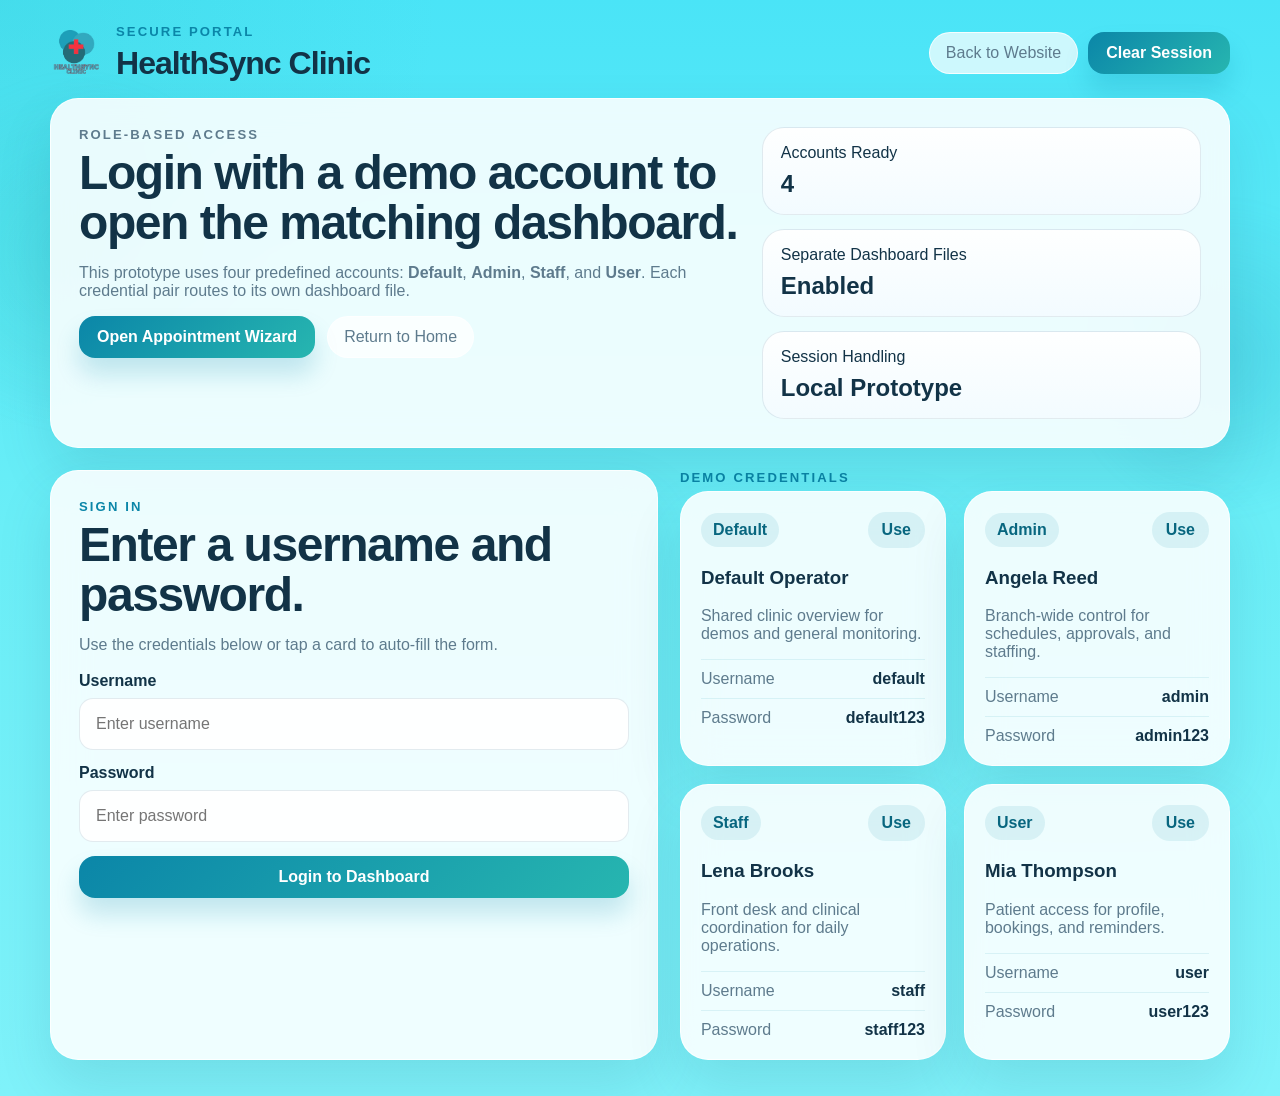
<file: HEALTHSYNCCLINIC/admin-dashboard.html>
<!DOCTYPE html>
<html lang="en">
<head>
  <meta charset="UTF-8">
  <meta name="viewport" content="width=device-width, initial-scale=1.0">
  <title>Admin Dashboard | HealthSync Clinic</title>
  <link rel="stylesheet" href="portal.css">
</head>
<body data-protected-role="admin">
  <div class="page-bg" aria-hidden="true">
    <div class="glow glow-one"></div>
    <div class="glow glow-two"></div>
  </div>

  <header class="portal-header">
    <div class="brand-block">
      <div class="brand-mark">
		<img src="HEALTHSYNCCLINIC.png" alt="HealthSync Logo">
	  </div>
      <div>
        <p class="eyebrow">Admin Dashboard</p>
        <h1>HealthSync Clinic</h1>
      </div>
    </div>
    <nav class="header-nav">
      <a class="nav-link" href="index.html">Public Website</a>
      <a class="nav-link" href="login.html">Switch Account</a>
      <button class="notification-button" type="button" aria-label="Admin notifications">
        Notifications
        <span class="notification-badge">4</span>
      </button>
      <button class="logout-button" type="button" data-logout>Log Out</button>
    </nav>
  </header>

  <main class="portal-shell">
    <section class="portal-hero">
      <div class="hero-copy">
        <p class="eyebrow">Branch Operations</p>
        <h2>Hello, <span data-auth-name></span>.</h2>
        <p>
          You are logged in as <strong><span data-auth-role></span></strong>. This admin view focuses on branch operations, doctor schedule visibility, and appointment approvals.
        </p>
      </div>

      <div class="hero-side">
        <div class="mini-stat">
          <span>Primary Branch</span>
          <strong>Central</strong>
        </div>
        <div class="mini-stat">
          <span>Pending Reviews</span>
          <strong>8</strong>
        </div>
        <div class="mini-stat">
          <span>Staff Online</span>
          <strong>12</strong>
        </div>
      </div>
    </section>

    <section class="metric-grid">
      <article class="metric-card">
        <span>Schedule Changes</span>
        <strong>5</strong>
        <p>Doctor time blocks updated today and ready to be published to staff.</p>
      </article>
      <article class="metric-card">
        <span>Approval Queue</span>
        <strong>8</strong>
        <p>Appointment requests still need review before they become fully confirmed.</p>
      </article>
      <article class="metric-card">
        <span>Records Updated</span>
        <strong>14</strong>
        <p>Patient files and internal notes changed during the current shift.</p>
      </article>
    </section>

    <section class="panel notification-center">
      <p class="eyebrow">Notification Center</p>
      <div class="notification-header">
        <h3>Admin alerts requiring attention</h3>
        <span class="notification-summary">4 unread</span>
      </div>
      <div class="notification-list">
        <div class="notification-item unread">
          <div class="notification-dot" aria-hidden="true"></div>
          <div>
            <strong>8 appointment approvals are still pending.</strong>
            <p>Three same-day bookings are waiting for branch approval before noon.</p>
          </div>
          <span class="notification-time">5 min ago</span>
        </div>
        <div class="notification-item unread">
          <div class="notification-dot" aria-hidden="true"></div>
          <div>
            <strong>Dr. Cosay updated cardiology availability.</strong>
            <p>Friday afternoon slots were added and are ready to publish to staff.</p>
          </div>
          <span class="notification-time">18 min ago</span>
        </div>
        <div class="notification-item unread">
          <div class="notification-dot" aria-hidden="true"></div>
          <div>
            <strong>Insurance mismatch flagged at the front desk.</strong>
            <p>One patient record needs manual verification before check-in completes.</p>
          </div>
          <span class="notification-time">42 min ago</span>
        </div>
        <div class="notification-item">
          <div class="notification-dot" aria-hidden="true"></div>
          <div>
            <strong>Two new staff permission requests were submitted.</strong>
            <p>Review role assignments before end of shift to avoid delayed access.</p>
          </div>
          <span class="notification-time">1 hr ago</span>
        </div>
      </div>
    </section>

    <section class="panel-grid">
      <article class="panel">
        <p class="eyebrow">Priority Actions</p>
        <h3>Admin focus list</h3>
        <div class="task-list">
          <div class="task-item">
            <strong>Approve walk-in overflow requests</strong>
            <p>Three same-day requests need doctor reassignment before noon.</p>
          </div>
          <div class="task-item">
            <strong>Publish Friday availability</strong>
            <p>Cardiology and Pediatrics slots are waiting for final branch review.</p>
          </div>
          <div class="task-item">
            <strong>Verify new staff permissions</strong>
            <p>Two onboarding accounts still need role validation.</p>
          </div>
        </div>
      </article>

      <article class="panel">
        <p class="eyebrow">Latest Wizard Booking</p>
        <h3>Newest patient request</h3>
        <div data-latest-booking></div>
      </article>

      <article class="panel">
        <p class="eyebrow">Daily Snapshot</p>
        <h3>Operational notes</h3>
        <div class="info-list">
          <div class="list-item">
            <strong>Doctor Coverage</strong>
            <small>North and West branches</small>
            <p>Orthopedics is fully covered. Dermatology needs one extra afternoon slot.</p>
          </div>
          <div class="list-item">
            <strong>Front Desk Escalations</strong>
            <small>2 active items</small>
            <p>One insurance mismatch and one duplicate booking require manual review.</p>
          </div>
        </div>
      </article>
    </section>
  </main>

  <script src="auth.js"></script>
</body>
</html>
</file>
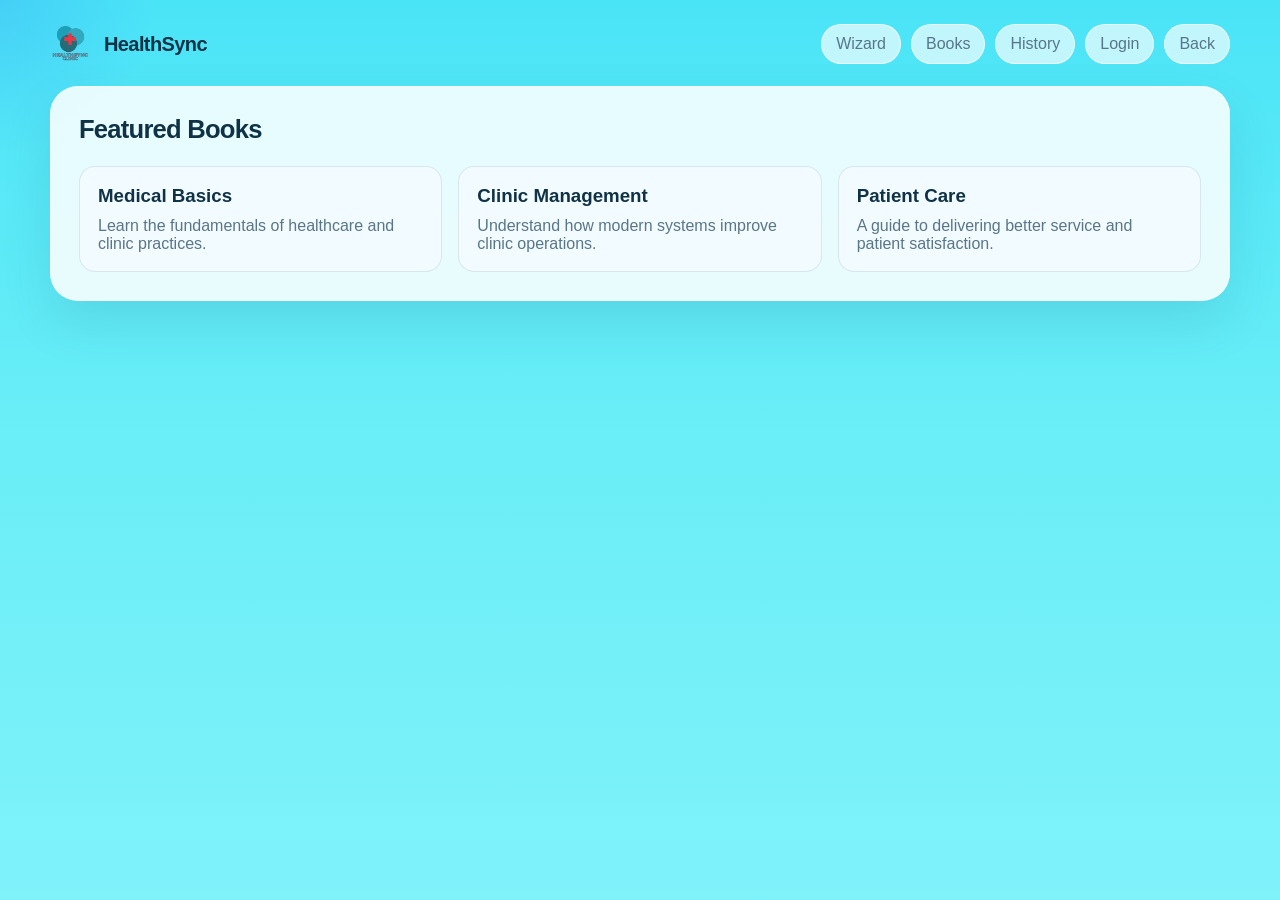
<file: HEALTHSYNCCLINIC/books.html>
<!DOCTYPE html>
<html lang="en">
<head>
  <meta charset="UTF-8">
  <title>Books - HealthSync</title>
  <link rel="stylesheet" href="styles.css">
</head>
<body>

<header class="topbar">
  <div class="brand-block">
    <div class="brand-mark">
      <img src="HEALTHSYNCCLINIC.png" alt="Logo">
    </div>
    <h1>HealthSync</h1>
  </div>

  <nav class="topnav">
    <a href="#wizard">Wizard</a>
	<a href="books.html">Books</a>
	<a href="history.html">History</a>
	<a href="login.html">Login</a>
	<a href="index.html">Back</a>
  </nav>
  
</header>

<main class="layout">

  <section class="card content-section">
    <div class="section-head">
      <h2>Featured Books</h2>
    </div>

    <div class="book-grid">
      <div class="book-card">
        <h3>Medical Basics</h3>
        <p>Learn the fundamentals of healthcare and clinic practices.</p>
      </div>

      <div class="book-card">
        <h3>Clinic Management</h3>
        <p>Understand how modern systems improve clinic operations.</p>
      </div>

      <div class="book-card">
        <h3>Patient Care</h3>
        <p>A guide to delivering better service and patient satisfaction.</p>
      </div>
    </div>

  </section>

</main>

</body>
</html>
</file>
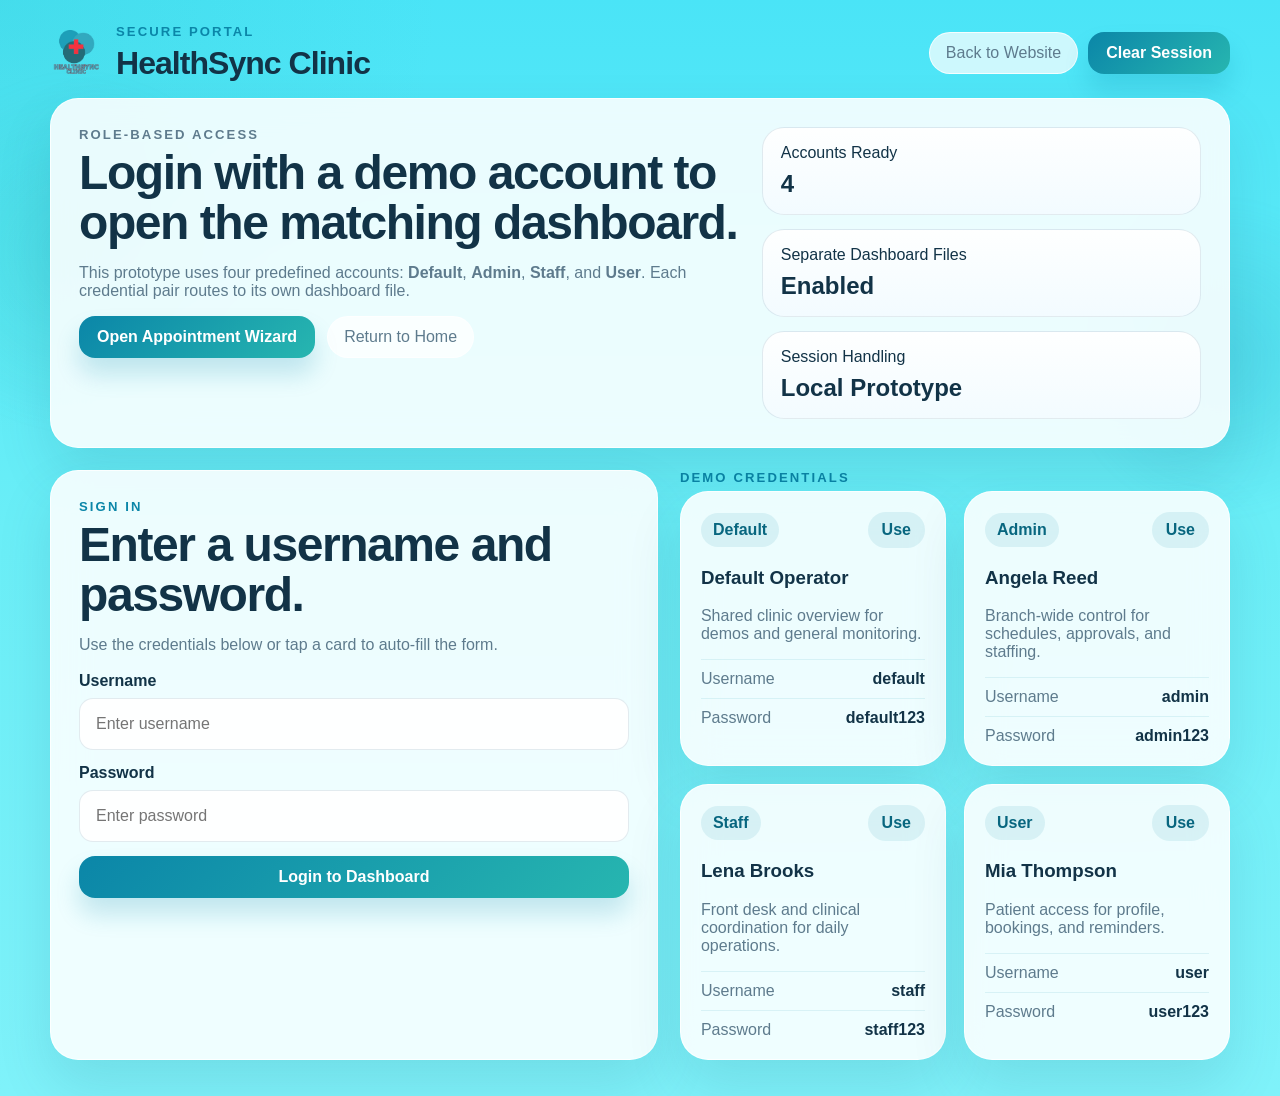
<file: HEALTHSYNCCLINIC/default-dashboard.html>
<!DOCTYPE html>
<html lang="en">
<head>
  <meta charset="UTF-8">
  <meta name="viewport" content="width=device-width, initial-scale=1.0">
  <title>Default Dashboard | HealthSync Clinic</title>
  <link rel="stylesheet" href="portal.css">
</head>
<body data-protected-role="default">
  <div class="page-bg" aria-hidden="true">
    <div class="glow glow-one"></div>
    <div class="glow glow-two"></div>
  </div>

  <header class="portal-header">
    <div class="brand-block">
      <div class="brand-mark">
		<img src="HEALTHSYNCCLINIC.png" alt="HealthSync Logo">
	  </div>
      <div>
        <p class="eyebrow">Default Dashboard</p>
        <h1>HealthSync Clinic</h1>
      </div>
    </div>
    <nav class="header-nav">
      <a class="nav-link" href="index.html">Public Website</a>
      <a class="nav-link" href="login.html">Switch Account</a>
      <button class="logout-button" type="button" data-logout>Log Out</button>
    </nav>
  </header>

  <main class="portal-shell">
    <section class="portal-hero">
      <div class="hero-copy">
        <p class="eyebrow">Shared Overview</p>
        <h2>Welcome, <span data-auth-name></span>.</h2>
        <p>
          You are signed in as <strong><span data-auth-role></span></strong> with username
          <strong><span data-auth-username></span></strong>. This default dashboard is a neutral overview for demos, walkthroughs, and high-level clinic monitoring.
        </p>
      </div>

      <div class="hero-side">
        <div class="mini-stat">
          <span>Branches Monitored</span>
          <strong>4</strong>
        </div>
        <div class="mini-stat">
          <span>System Status</span>
          <strong>Stable</strong>
        </div>
        <div class="mini-stat">
          <span>Portal Mode</span>
          <strong>Separate Files</strong>
        </div>
      </div>
    </section>

    <section class="metric-grid">
      <article class="metric-card">
        <span>Today's Bookings</span>
        <strong>32</strong>
        <p>General view of appointment activity across all clinic roles.</p>
      </article>
      <article class="metric-card">
        <span>Doctor Coverage</span>
        <strong>Full</strong>
        <p>All major specialties have at least one available clinician on rotation.</p>
      </article>
      <article class="metric-card">
        <span>Unread Notices</span>
        <strong>3</strong>
        <p>Important system notes and clinic-wide reminders are ready for review.</p>
      </article>
    </section>

    <section class="panel-grid">
      <article class="panel">
        <p class="eyebrow">Clinic Snapshot</p>
        <h3>What this role can see</h3>
        <div class="info-list">
          <div class="list-item">
            <strong>General Status Board</strong>
            <small>Live overview</small>
            <p>See a broad summary of operations without admin-only controls.</p>
          </div>
          <div class="list-item">
            <strong>Announcements</strong>
            <small>Shared communication</small>
            <p>Read policy changes, staffing notices, and service availability updates.</p>
          </div>
        </div>
      </article>

      <article class="panel">
        <p class="eyebrow">Latest Wizard Booking</p>
        <h3>Most recent appointment request</h3>
        <div data-latest-booking></div>
      </article>

      <article class="panel">
        <p class="eyebrow">Quick Access</p>
        <h3>Common next steps</h3>
        <div class="task-list">
          <div class="task-item">
            <strong>Open the public wizard</strong>
            <p>Return to the booking flow to create or test another appointment request.</p>
          </div>
          <div class="task-item">
            <strong>Switch to another role</strong>
            <p>Use the login page to compare how Default, Admin, Staff, and User views differ.</p>
          </div>
        </div>
      </article>
    </section>
  </main>

  <script src="auth.js"></script>
</body>
</html>
</file>
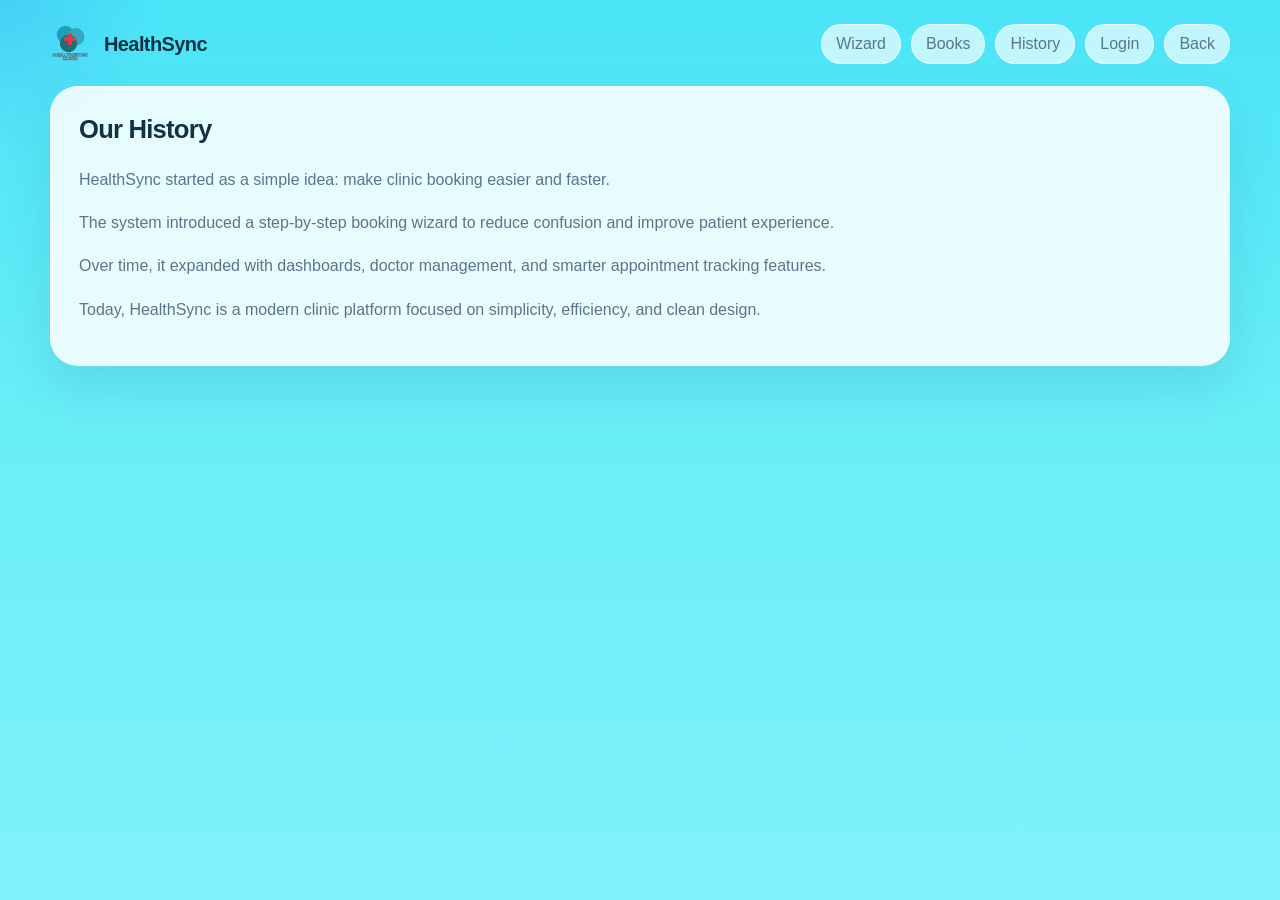
<file: HEALTHSYNCCLINIC/history.html>
<!DOCTYPE html>
<html lang="en">
<head>
  <meta charset="UTF-8">
  <title>History - HealthSync</title>
  <link rel="stylesheet" href="styles.css">
</head>
<body>

<header class="topbar">
  <div class="brand-block">
    <div class="brand-mark">
      <img src="HEALTHSYNCCLINIC.png" alt="Logo">
    </div>
    <h1>HealthSync</h1>
  </div>

  <nav class="topnav">
    <a href="#wizard">Wizard</a>
	<a href="books.html">Books</a>
	<a href="history.html">History</a>
	<a href="login.html">Login</a>
	<a href="index.html">Back</a>
  </nav>
</header>

<main class="layout">

  <section class="card content-section">
    <div class="section-head">
      <h2>Our History</h2>
    </div>

    <div class="history-content">
      <p>
        HealthSync started as a simple idea: make clinic booking easier and faster.
      </p>

      <p>
        The system introduced a step-by-step booking wizard to reduce confusion
        and improve patient experience.
      </p>

      <p>
        Over time, it expanded with dashboards, doctor management, and smarter
        appointment tracking features.
      </p>

      <p>
        Today, HealthSync is a modern clinic platform focused on simplicity,
        efficiency, and clean design.
      </p>
    </div>

  </section>

</main>

</body>
</html>
</file>
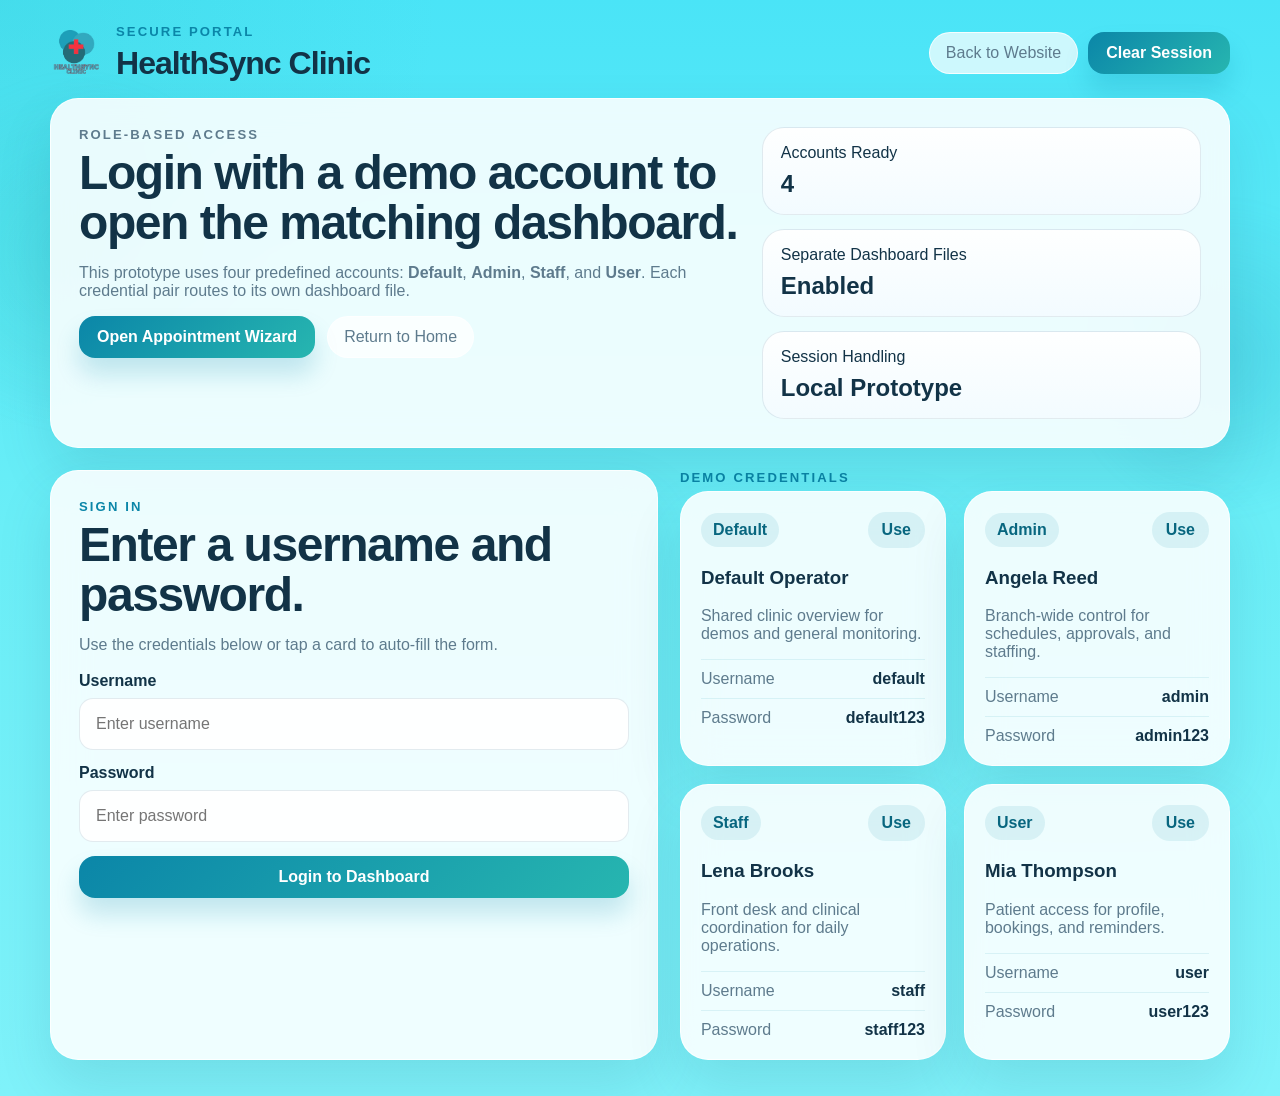
<file: HEALTHSYNCCLINIC/login.html>
<!DOCTYPE html>
<html lang="en">
<head>
  <meta charset="UTF-8">
  <meta name="viewport" content="width=device-width, initial-scale=1.0">
  <title>HealthSync Login</title>
  <link rel="stylesheet" href="portal.css">
</head>
<body data-page="login">
  <div class="page-bg" aria-hidden="true">
    <div class="glow glow-one"></div>
    <div class="glow glow-two"></div>
  </div>

  <header class="portal-header">
    <div class="brand-block">
      <div class="brand-mark">
		<img src="HEALTHSYNCCLINIC.png" alt="HealthSync Logo">
	  </div>
      <div>
        <p class="eyebrow">Secure Portal</p>
        <h1>HealthSync Clinic</h1>
      </div>
    </div>
    <nav class="header-nav">
      <a class="nav-link" href="index.html">Back to Website</a>
      <button class="logout-button" type="button" data-logout>Clear Session</button>
    </nav>
  </header>

  <main class="portal-shell">
    <section class="welcome-card">
      <div class="welcome-copy">
        <p class="eyebrow">Role-Based Access</p>
        <h2>Login with a demo account to open the matching dashboard.</h2>
        <p class="support-copy">
          This prototype uses four predefined accounts: <strong>Default</strong>, <strong>Admin</strong>, <strong>Staff</strong>, and <strong>User</strong>. Each credential pair routes to its own dashboard file.
        </p>
        <div class="helper-row">
          <a class="action-link" href="index.html#wizard">Open Appointment Wizard</a>
          <a class="ghost-link" href="index.html">Return to Home</a>
        </div>
      </div>

      <div class="welcome-side">
        <div class="mini-stat">
          <span>Accounts Ready</span>
          <strong>4</strong>
        </div>
        <div class="mini-stat">
          <span>Separate Dashboard Files</span>
          <strong>Enabled</strong>
        </div>
        <div class="mini-stat">
          <span>Session Handling</span>
          <strong>Local Prototype</strong>
        </div>
      </div>
    </section>

    <section class="login-layout">
      <article class="login-panel">
        <p class="eyebrow">Sign In</p>
        <h2>Enter a username and password.</h2>
        <p class="helper-text">Use the credentials below or tap a card to auto-fill the form.</p>

        <form id="loginForm">
          <div class="field-group">
            <label for="username">Username</label>
            <input id="username" name="username" type="text" placeholder="Enter username" autocomplete="username">
          </div>

          <div class="field-group">
            <label for="password">Password</label>
            <input id="password" name="password" type="password" placeholder="Enter password" autocomplete="current-password">
          </div>

          <button class="submit-button" type="submit">Login to Dashboard</button>
          <p id="loginStatus" class="status-note" data-state="idle"></p>
        </form>

        <div class="helper-row">
          <p id="currentSession" class="helper-text" hidden></p>
          <button id="continueSession" class="ghost-link" type="button" hidden>Continue Current Session</button>
        </div>
      </article>

      <section>
        <p class="eyebrow">Demo Credentials</p>
        <div id="accountGrid" class="account-grid"></div>
      </section>
    </section>
  </main>

  <script src="auth.js"></script>
</body>
</html>
</file>
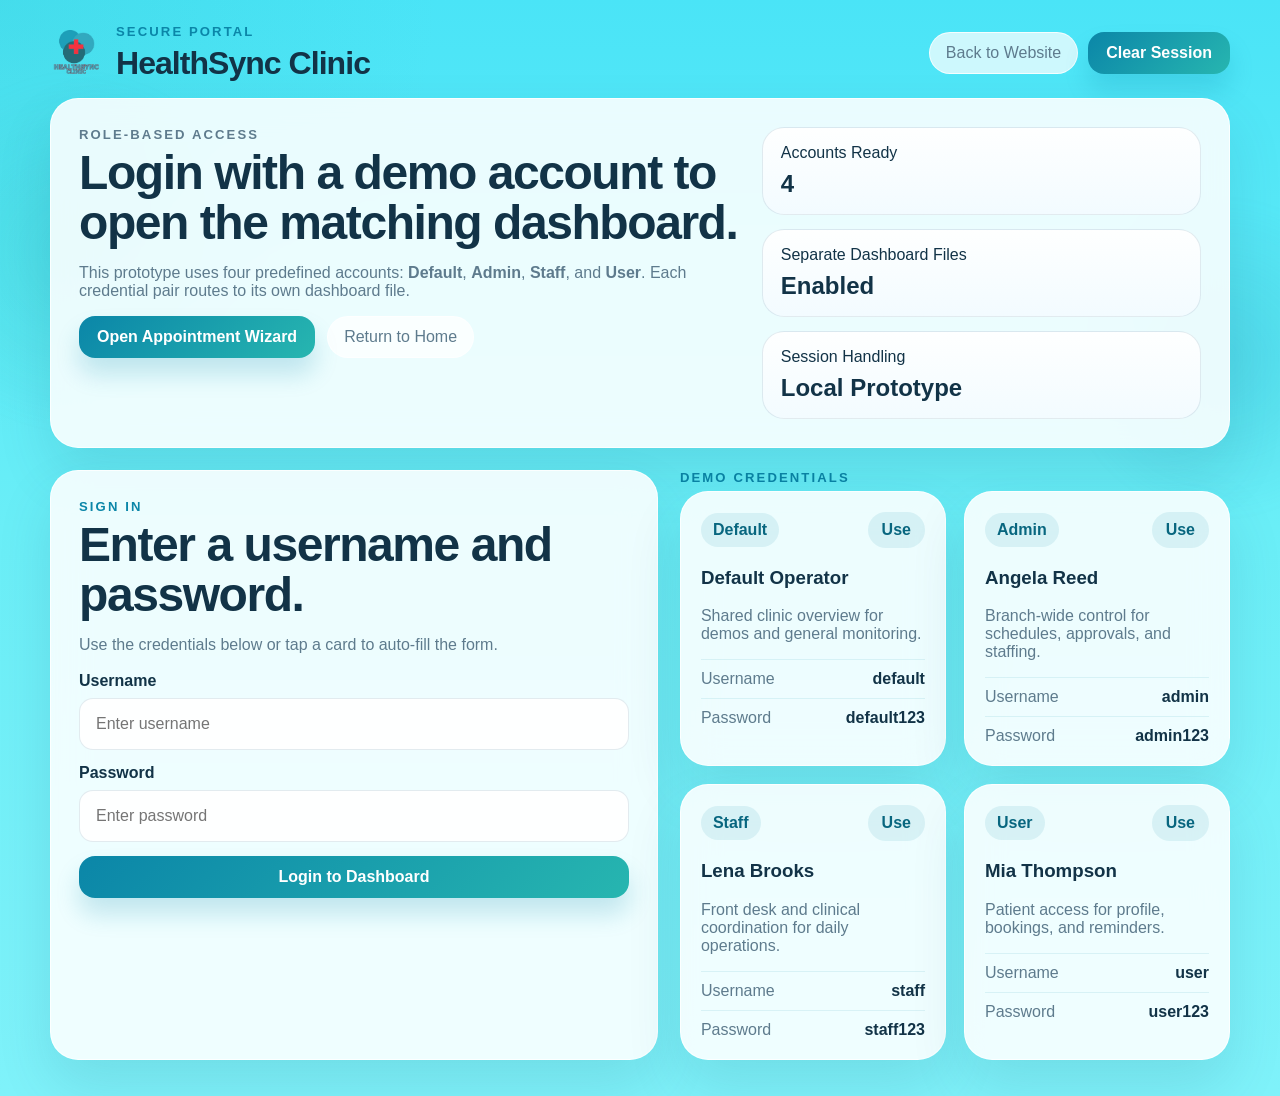
<file: HEALTHSYNCCLINIC/staff-dashboard.html>
<!DOCTYPE html>
<html lang="en">
<head>
  <meta charset="UTF-8">
  <meta name="viewport" content="width=device-width, initial-scale=1.0">
  <title>Staff Dashboard | HealthSync Clinic</title>
  <link rel="stylesheet" href="portal.css">
</head>
<body data-protected-role="staff">
  <div class="page-bg" aria-hidden="true">
    <div class="glow glow-one"></div>
    <div class="glow glow-two"></div>
  </div>

  <header class="portal-header">
    <div class="brand-block">
      <div class="brand-mark">
		<img src="HEALTHSYNCCLINIC.png" alt="HealthSync Logo">
	  </div>
      <div>
        <p class="eyebrow">Staff Dashboard</p>
        <h1>HealthSync Clinic</h1>
      </div>
    </div>
    <nav class="header-nav">
      <a class="nav-link" href="index.html">Public Website</a>
      <a class="nav-link" href="login.html">Switch Account</a>
      <button class="notification-button" type="button" aria-label="Staff notifications">
        Notifications
        <span class="notification-badge">3</span>
      </button>
      <button class="logout-button" type="button" data-logout>Log Out</button>
    </nav>
  </header>

  <main class="portal-shell">
    <section class="portal-hero">
      <div class="hero-copy">
        <p class="eyebrow">Daily Operations</p>
        <h2>Shift ready, <span data-auth-name></span>.</h2>
        <p>
          You are signed in as <strong><span data-auth-role></span></strong>. This staff dashboard supports front desk coordination, patient flow, and same-day handoff tasks.
        </p>
      </div>

      <div class="hero-side">
        <div class="mini-stat">
          <span>Check-ins Today</span>
          <strong>19</strong>
        </div>
        <div class="mini-stat">
          <span>Rooms Prepared</span>
          <strong>7</strong>
        </div>
        <div class="mini-stat">
          <span>Follow-up Calls</span>
          <strong>4</strong>
        </div>
      </div>
    </section>

    <section class="metric-grid">
      <article class="metric-card">
        <span>Waiting Patients</span>
        <strong>6</strong>
        <p>Current lobby load that needs check-in or room assignment support.</p>
      </article>
      <article class="metric-card">
        <span>Open Tasks</span>
        <strong>9</strong>
        <p>Pending preparation steps and callback items for the current shift.</p>
      </article>
      <article class="metric-card">
        <span>Average Delay</span>
        <strong>11 min</strong>
        <p>Front desk pacing remains inside the clinic target for today.</p>
      </article>
    </section>

    <section class="panel notification-center">
      <p class="eyebrow">Notification Center</p>
      <div class="notification-header">
        <h3>Staff alerts for this shift</h3>
        <span class="notification-summary">3 unread</span>
      </div>
      <div class="notification-list">
        <div class="notification-item unread">
          <div class="notification-dot" aria-hidden="true"></div>
          <div>
            <strong>Patient in room 2 is ready for vitals.</strong>
            <p>The chart has been opened and the assigned nurse is waiting for intake support.</p>
          </div>
          <span class="notification-time">3 min ago</span>
        </div>
        <div class="notification-item unread">
          <div class="notification-dot" aria-hidden="true"></div>
          <div>
            <strong>One new appointment request reached the front desk queue.</strong>
            <p>Review the latest booking details and prepare check-in notes if confirmed.</p>
          </div>
          <span class="notification-time">14 min ago</span>
        </div>
        <div class="notification-item unread">
          <div class="notification-dot" aria-hidden="true"></div>
          <div>
            <strong>Orthopedic imaging upload is still incomplete.</strong>
            <p>Remind the patient before the afternoon consultation starts.</p>
          </div>
          <span class="notification-time">29 min ago</span>
        </div>
      </div>
    </section>

    <section class="panel-grid">
      <article class="panel">
        <p class="eyebrow">Front Desk Queue</p>
        <h3>Immediate tasks</h3>
        <div class="task-list">
          <div class="task-item">
            <strong>Prepare room 3 for Pediatrics</strong>
            <p>Vaccination supplies and growth chart sheets are needed before 1:30 PM.</p>
          </div>
          <div class="task-item">
            <strong>Call back two reschedule requests</strong>
            <p>Both patients requested morning slots after their original doctor became unavailable.</p>
          </div>
          <div class="task-item">
            <strong>Confirm orthopedic imaging uploads</strong>
            <p>One file is still missing from the patient packet for the afternoon visit.</p>
          </div>
        </div>
      </article>

      <article class="panel">
        <p class="eyebrow">Latest Wizard Booking</p>
        <h3>Request likely to reach the front desk</h3>
        <div data-latest-booking></div>
      </article>

      <article class="panel">
        <p class="eyebrow">Shift Notes</p>
        <h3>Care coordination reminders</h3>
        <div class="info-list">
          <div class="list-item">
            <strong>Insurance Recheck</strong>
            <small>1 patient flagged</small>
            <p>Verify policy renewal before printing discharge paperwork.</p>
          </div>
          <div class="list-item">
            <strong>Doctor Hand-off</strong>
            <small>Cardiology to Dermatology</small>
            <p>Late morning overflow may need rebalancing between available rooms.</p>
          </div>
        </div>
      </article>
    </section>
  </main>

  <script src="auth.js"></script>
</body>
</html>
</file>
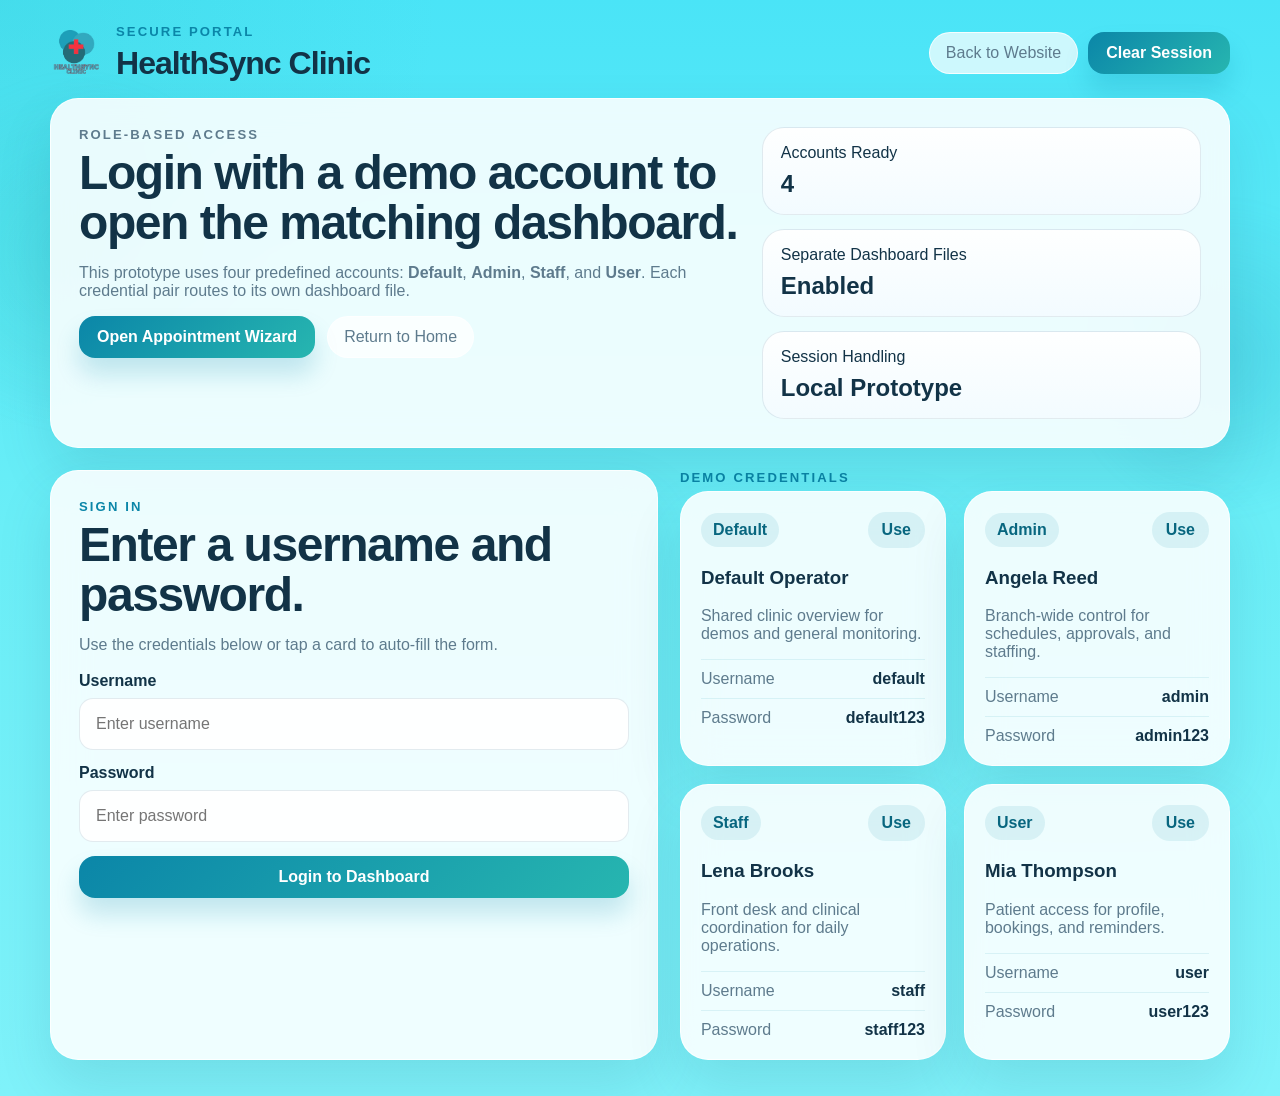
<file: HEALTHSYNCCLINIC/user-dashboard.html>
<!DOCTYPE html>
<html lang="en">
<head>
  <meta charset="UTF-8">
  <meta name="viewport" content="width=device-width, initial-scale=1.0">
  <title>User Dashboard | HealthSync Clinic</title>
  <link rel="stylesheet" href="portal.css">
</head>
<body data-protected-role="user">
  <div class="page-bg" aria-hidden="true">
    <div class="glow glow-one"></div>
    <div class="glow glow-two"></div>
  </div>

  <header class="portal-header">
    <div class="brand-block">
      <div class="brand-mark">
		<img src="HEALTHSYNCCLINIC.png" alt="HealthSync Logo">
	  </div>
      <div>
        <p class="eyebrow">User Dashboard</p>
        <h1>HealthSync Clinic</h1>
      </div>
    </div>
    <nav class="header-nav">
      <a class="nav-link" href="index.html">Public Website</a>
      <a class="nav-link" href="login.html">Switch Account</a>
      <button class="logout-button" type="button" data-logout>Log Out</button>
    </nav>
  </header>

  <main class="portal-shell">
    <section class="portal-hero">
      <div class="hero-copy">
        <p class="eyebrow">Patient Access</p>
        <h2>Welcome back, <span data-auth-name></span>.</h2>
        <p>
          You are logged in as <strong><span data-auth-role></span></strong>. This user dashboard is meant for profile review, upcoming appointments, and quick access back to the booking wizard.
        </p>
      </div>

      <div class="hero-side">
        <div class="mini-stat">
          <span>Profile Completion</span>
          <strong>96%</strong>
        </div>
        <div class="mini-stat">
          <span>Upcoming Visits</span>
          <strong>2</strong>
        </div>
        <div class="mini-stat">
          <span>Unread Messages</span>
          <strong>1</strong>
        </div>
      </div>
    </section>

    <section class="metric-grid">
      <article class="metric-card">
        <span>Next Appointment</span>
        <strong>Mar 28</strong>
        <p>Your current mock schedule includes an afternoon pediatric follow-up.</p>
      </article>
      <article class="metric-card">
        <span>Medical Notes</span>
        <strong>4</strong>
        <p>Recent visit summaries are ready to review from your history section.</p>
      </article>
      <article class="metric-card">
        <span>Booking Status</span>
        <strong>Ready</strong>
        <p>You can start a new appointment request any time from the public wizard.</p>
      </article>
    </section>

    <section class="panel-grid">
      <article class="panel">
        <p class="eyebrow">Latest Booking</p>
        <h3>Your most recent wizard request</h3>
        <div data-latest-booking></div>
      </article>

      <article class="panel">
        <p class="eyebrow">Profile Summary</p>
        <h3>Personal account details</h3>
        <div class="info-list">
          <div class="list-item">
            <strong>Signed in user</strong>
            <small><span data-auth-username></span></small>
            <p>Profile verified with active contact details and insurance on file.</p>
          </div>
          <div class="list-item">
            <strong>Preferred branch</strong>
            <small>Central Branch</small>
            <p>Most appointments are currently routed to your preferred location.</p>
          </div>
        </div>
      </article>

      <article class="panel">
        <p class="eyebrow">Quick Actions</p>
        <h3>What you can do next</h3>
        <div class="task-list">
          <div class="task-item">
            <strong>Book another appointment</strong>
            <p>Use the step-by-step wizard to choose a new specialty, doctor, and time.</p>
          </div>
          <div class="task-item">
            <strong>Review visit notes</strong>
            <p>Check your mock medical history and upcoming reminders from this dashboard.</p>
          </div>
          <div class="task-item">
            <a class="action-link" href="index.html#wizard">Open Appointment Wizard</a>
          </div>
        </div>
      </article>
    </section>
  </main>

  <script src="auth.js"></script>
</body>
</html>
</file>
<file: HEALTHSYNCCLINIC/portal.css>
:root {
  --bg: #edf8fc;
  --surface: rgba(255, 255, 255, 0.88);
  --surface-strong: #ffffff;
  --surface-soft: #f4fbff;
  --text: #123347;
  --muted: #5e7b8d;
  --primary: #0b86a8;
  --primary-dark: #08667f;
  --teal: #27b6b0;
  --border: rgba(84, 128, 155, 0.16);
  --success: #168a69;
  --danger: #c34a4a;
  --shadow: 0 26px 55px rgba(17, 70, 98, 0.12);
  --radius-xl: 28px;
  --radius-lg: 22px;
  --radius-md: 16px;
}

* {
  box-sizing: border-box;
}

body {
  margin: 0;
  min-height: 100vh;
  font-family: "Aptos", "Segoe UI Variable Text", "Trebuchet MS", sans-serif;
  color: var(--text);
  background:
    radial-gradient(circle at top left, rgba(39, 182, 176, 0.16), transparent 26%),
    linear-gradient(180deg, #4AE4F7 0%, #6AEEF7 48%, #7FF2FA 100%);
}

a {
  color: inherit;
  text-decoration: none;
}

button,
input {
  font: inherit;
}

.page-bg {
  position: fixed;
  inset: 0;
  z-index: -1;
  overflow: hidden;
}

.glow {
  position: absolute;
  border-radius: 999px;
  filter: blur(8px);
}

.glow-one {
  width: 360px;
  height: 360px;
  top: 8%;
  left: -8%;
  background: radial-gradient(circle, rgba(39, 182, 176, 0.2), transparent 70%);
}

.glow-two {
  width: 320px;
  height: 320px;
  right: -8%;
  top: 22%;
  background: radial-gradient(circle, rgba(11, 134, 168, 0.18), transparent 70%);
}

.portal-header,
.portal-shell {
  width: min(1180px, calc(100% - 32px));
  margin: 0 auto;
}

.portal-header {
  display: flex;
  justify-content: space-between;
  align-items: center;
  gap: 18px;
  padding: 24px 0 16px;
}

.brand-block {
  display: flex;
  align-items: center;
  gap: 14px;
}

.brand-mark {
  width: 52px;
  height: 52px;
  display: grid;
  place-items: center;
  border-radius: 18px;
  background: none;
  color: #fff;
  font-weight: 700;
  letter-spacing: 0.08em;
  box-shadow: none;
  object-fit: contain;
}

.brand-mark img {
  width: 90%;
  height: 90%;
  object-fit: contain;
}

.brand-block h1,
.portal-hero h2,
.panel h3,
.login-panel h2,
.welcome-card h2 {
  margin: 0;
  font-family: "Aptos Display", "Franklin Gothic Medium", "Trebuchet MS", sans-serif;
  letter-spacing: -0.03em;
}

.eyebrow {
  margin: 0 0 6px;
  color: var(--primary);
  font-size: 0.82rem;
  font-weight: 700;
  text-transform: uppercase;
  letter-spacing: 0.16em;
}

.header-nav {
  display: flex;
  flex-wrap: wrap;
  gap: 10px;
}

.nav-link,
.logout-button,
.action-link,
.submit-button,
.fill-button,
.ghost-link,
.notification-button {
  border: 0;
  cursor: pointer;
  transition: transform 0.2s ease, box-shadow 0.2s ease;
}

.nav-link,
.ghost-link,
.notification-button {
  padding: 11px 16px;
  border-radius: 999px;
  background: rgba(255, 255, 255, 0.72);
  border: 1px solid rgba(255, 255, 255, 0.8);
  color: var(--muted);
}

.logout-button,
.submit-button,
.action-link {
  padding: 12px 18px;
  border-radius: 16px;
  background: linear-gradient(135deg, var(--primary) 0%, var(--teal) 100%);
  color: #fff;
  font-weight: 700;
  box-shadow: 0 16px 24px rgba(11, 134, 168, 0.2);
}

.fill-button {
  padding: 9px 14px;
  border-radius: 999px;
  background: rgba(11, 134, 168, 0.1);
  color: var(--primary-dark);
  font-weight: 700;
}

.nav-link:hover,
.logout-button:hover,
.action-link:hover,
.submit-button:hover,
.fill-button:hover,
.ghost-link:hover,
.notification-button:hover {
  transform: translateY(-2px);
}

.portal-shell {
  display: grid;
  gap: 22px;
  padding-bottom: 36px;
}

.card,
.welcome-card,
.login-panel,
.portal-hero,
.metric-card,
.panel,
.account-card {
  background: var(--surface);
  backdrop-filter: blur(18px);
  border: 1px solid rgba(255, 255, 255, 0.82);
  border-radius: var(--radius-xl);
  box-shadow: var(--shadow);
}

.portal-hero,
.welcome-card,
.login-panel,
.panel,
.metric-card {
  padding: 28px;
}

.portal-hero {
  display: grid;
  grid-template-columns: 1.3fr 0.9fr;
  gap: 24px;
  align-items: center;
}

.portal-hero h2,
.welcome-card h2,
.login-panel h2 {
  font-size: clamp(1.9rem, 4vw, 3rem);
  line-height: 1.04;
}

.hero-copy p,
.panel p,
.welcome-copy p,
.account-card p,
.support-copy,
.credential-line span,
.helper-text,
.status-note,
.list-item small {
  color: var(--muted);
}

.hero-side,
.welcome-side {
  display: grid;
  gap: 14px;
}

.mini-stat {
  padding: 16px 18px;
  border-radius: var(--radius-lg);
  border: 1px solid var(--border);
  background: linear-gradient(180deg, rgba(255, 255, 255, 0.95), rgba(243, 251, 255, 0.95));
}

.mini-stat strong {
  display: block;
  margin-top: 8px;
  font-size: 1.5rem;
}

.metric-grid,
.panel-grid,
.account-grid {
  display: grid;
  gap: 18px;
}

.notification-center {
  display: grid;
  gap: 16px;
}

.notification-header {
  display: flex;
  justify-content: space-between;
  gap: 12px;
  align-items: center;
}

.notification-header h3 {
  margin: 0;
}

.notification-summary {
  display: inline-flex;
  align-items: center;
  justify-content: center;
  padding: 8px 12px;
  border-radius: 999px;
  background: rgba(11, 134, 168, 0.1);
  color: var(--primary-dark);
  font-size: 0.84rem;
  font-weight: 700;
}

.notification-button {
  display: inline-flex;
  align-items: center;
  gap: 10px;
  font-weight: 700;
}

.notification-badge {
  display: inline-flex;
  align-items: center;
  justify-content: center;
  min-width: 28px;
  height: 28px;
  padding: 0 8px;
  border-radius: 999px;
  background: linear-gradient(135deg, var(--primary) 0%, var(--teal) 100%);
  color: #fff;
  font-size: 0.82rem;
  box-shadow: 0 10px 18px rgba(11, 134, 168, 0.16);
}

.notification-list {
  display: grid;
  gap: 12px;
}

.notification-item {
  display: grid;
  grid-template-columns: auto 1fr auto;
  gap: 14px;
  align-items: start;
  padding: 16px;
  border-radius: var(--radius-md);
  background: rgba(244, 251, 255, 0.94);
  border: 1px solid rgba(11, 134, 168, 0.1);
}

.notification-item strong {
  display: block;
  margin-bottom: 4px;
}

.notification-item p {
  margin: 0;
  color: var(--muted);
  line-height: 1.55;
}

.notification-item.unread {
  background: linear-gradient(180deg, rgba(233, 248, 252, 0.98), rgba(245, 252, 255, 0.98));
  border-color: rgba(11, 134, 168, 0.22);
}

.notification-dot {
  width: 12px;
  height: 12px;
  margin-top: 6px;
  border-radius: 50%;
  background: rgba(11, 134, 168, 0.2);
}

.notification-item.unread .notification-dot {
  background: linear-gradient(135deg, var(--primary) 0%, var(--teal) 100%);
  box-shadow: 0 0 0 6px rgba(11, 134, 168, 0.08);
}

.notification-time {
  color: var(--muted);
  font-size: 0.9rem;
  white-space: nowrap;
}

.metric-grid {
  grid-template-columns: repeat(3, minmax(0, 1fr));
}

.panel-grid {
  grid-template-columns: repeat(3, minmax(0, 1fr));
}

.metric-card strong {
  display: block;
  margin-top: 8px;
  font-size: 2rem;
}

.metric-card p {
  margin: 10px 0 0;
  line-height: 1.6;
  color: var(--muted);
}

.info-list,
.task-list,
.account-grid {
  list-style: none;
  padding: 0;
  margin: 0;
}

.list-item,
.task-item,
.booking-summary,
.empty-box {
  padding: 14px;
  border-radius: var(--radius-md);
  background: rgba(244, 251, 255, 0.92);
  border: 1px solid rgba(11, 134, 168, 0.1);
}

.list-item + .list-item,
.task-item + .task-item {
  margin-top: 12px;
}

.list-item strong,
.task-item strong,
.booking-summary strong {
  display: block;
  margin-bottom: 4px;
}

.task-item p,
.list-item p,
.booking-summary p {
  margin: 4px 0 0;
  line-height: 1.55;
}

.status-pill {
  display: inline-flex;
  align-items: center;
  justify-content: center;
  margin-top: 10px;
  min-width: 96px;
  padding: 8px 12px;
  border-radius: 999px;
  font-size: 0.82rem;
  font-weight: 700;
}

.status-pending {
  background: rgba(241, 164, 62, 0.16);
  color: #9a6314;
}

.welcome-card {
  display: grid;
  grid-template-columns: 1.2fr 0.8fr;
  gap: 24px;
}

.login-layout {
  display: grid;
  grid-template-columns: 1.05fr 0.95fr;
  gap: 22px;
}

.login-panel form {
  display: grid;
  gap: 14px;
  margin-top: 18px;
}

.field-group {
  display: grid;
  gap: 8px;
}

.field-group label {
  font-weight: 700;
}

.field-group input {
  min-height: 52px;
  padding: 0 16px;
  border-radius: 14px;
  border: 1px solid var(--border);
  background: rgba(255, 255, 255, 0.94);
  color: var(--text);
}

.status-note {
  min-height: 24px;
  margin: 6px 0 0;
  font-weight: 700;
}

.status-note[data-state="error"] {
  color: var(--danger);
}

.status-note[data-state="success"] {
  color: var(--success);
}

.account-grid {
  grid-template-columns: repeat(2, minmax(0, 1fr));
}

.account-card {
  padding: 20px;
}

.card-head {
  display: flex;
  justify-content: space-between;
  gap: 12px;
  align-items: center;
  margin-bottom: 14px;
}

.role-chip {
  display: inline-flex;
  align-items: center;
  justify-content: center;
  padding: 8px 12px;
  border-radius: 999px;
  background: rgba(11, 134, 168, 0.1);
  color: var(--primary-dark);
  font-weight: 700;
}

.credential-line {
  display: flex;
  justify-content: space-between;
  gap: 12px;
  margin-top: 10px;
  padding-top: 10px;
  border-top: 1px solid rgba(11, 134, 168, 0.1);
}

.credential-line strong {
  color: var(--text);
}

.helper-row {
  display: flex;
  flex-wrap: wrap;
  gap: 12px;
  align-items: center;
  margin-top: 14px;
}

.empty-box {
  color: var(--muted);
}

@media (max-width: 1024px) {
  .portal-hero,
  .welcome-card,
  .login-layout,
  .panel-grid {
    grid-template-columns: 1fr;
  }

  .metric-grid {
    grid-template-columns: repeat(2, minmax(0, 1fr));
  }
}

@media (max-width: 760px) {
  .portal-header {
    flex-direction: column;
    align-items: flex-start;
  }

  .metric-grid,
  .account-grid {
    grid-template-columns: 1fr;
  }

  .portal-hero,
  .welcome-card,
  .login-panel,
  .panel,
  .metric-card {
    padding: 22px;
  }

  .helper-row,
  .card-head,
  .notification-header {
    flex-direction: column;
    align-items: stretch;
  }

  .notification-item {
    grid-template-columns: 1fr;
  }

  .logout-button,
  .action-link,
  .submit-button,
  .ghost-link,
  .notification-button {
    width: 100%;
    justify-content: center;
    display: inline-flex;
  }
}
</file>
<file: HEALTHSYNCCLINIC/styles.css>
:root {
  --bg: #eef7fb;
  --surface: rgba(255, 255, 255, 0.86);
  --surface-strong: #ffffff;
  --surface-alt: #f2fbff;
  --border: rgba(95, 138, 166, 0.18);
  --text: #103246;
  --muted: #597688;
  --primary: #0c86a8;
  --primary-dark: #0b6987;
  --teal: #2ab5b0;
  --success: #15946f;
  --shadow: 0 22px 50px rgba(18, 78, 110, 0.12);
  --radius-xl: 28px;
  --radius-lg: 22px;
  --radius-md: 16px;
  --radius-sm: 12px;
}

* {
  box-sizing: border-box;
}

html {
  scroll-behavior: smooth;
}

body {
  margin: 0;
  min-height: 100vh;
  font-family: "Aptos", "Segoe UI Variable Text", "Trebuchet MS", sans-serif;
  color: var(--text);
  background:
    radial-gradient(circle at top left, rgba(39, 104, 245, 0.16), transparent 10%),
    linear-gradient(180deg, #4AE4F7 0%, #6AEEF7 48%, #7FF2FA 100%);
}

a {
  color: inherit;
  text-decoration: none;
}

button,
input {
  font: inherit;
}

.page-bg {
  position: fixed;
  inset: 0;
  z-index: -1;
  overflow: hidden;
}

.glow {
  position: absolute;
  border-radius: 999px;
  filter: blur(10px);
  opacity: 0.7;
}

.glow-one {
  top: 7%;
  left: -10%;
  width: 420px;
  height: 420px;
  background: radial-gradient(circle, rgba(42, 181, 176, 0.22), transparent 68%);
  animation: drift 14s ease-in-out infinite alternate;
}

.glow-two {
  right: -8%;
  top: 28%;
  width: 360px;
  height: 360px;
  background: radial-gradient(circle, rgba(12, 134, 168, 0.2), transparent 70%);
  animation: drift 16s ease-in-out infinite alternate-reverse;
}

.grid-fade {
  position: absolute;
  inset: 0;
  background-image:
    linear-gradient(rgba(16, 50, 70, 0.03) 1px, transparent 1px),
    linear-gradient(90deg, rgba(16, 50, 70, 0.03) 1px, transparent 1px);
  background-size: 42px 42px;
  mask-image: radial-gradient(circle at center, rgba(0, 0, 0, 0.7), transparent 82%);
}

.topbar,
.layout {
  width: min(1180px, calc(100% - 32px));
  margin: 0 auto;
}

.topbar {
  display: flex;
  align-items: center;
  justify-content: space-between;
  gap: 18px;
  padding: 24px 0 12px;
}

.brand-block {
  display: flex;
  align-items: center;
  gap: 14px;
}

.brand-mark {
  width: 40px;
  height: 40px;
  display: grid;
  place-items: center;
  border-radius: 18px;
  background: none;
  color: #fff;
  font-weight: 700;
  letter-spacing: 0.08em;
  box-shadow: none;
  object-fit: contain;
}

.brand-mark img {
  width: 90%;
  height: 90%;
  object-fit: contain;
}

.brand-block h1,
.hero-copy h2,
.section-head h2,
.section-head.compact h2 {
  font-family: "Aptos Display", "Franklin Gothic Medium", "Trebuchet MS", sans-serif;
  margin: 0;
  letter-spacing: -0.03em;
}

.brand-block h1 {
  font-size: 1.25rem;
}

.eyebrow {
  margin: 0 0 6px;
  font-size: 0.82rem;
  font-weight: 700;
  letter-spacing: 0.16em;
  text-transform: uppercase;
  color: var(--primary);
}

.topnav {
  display: flex;
  flex-wrap: wrap;
  gap: 10px;
}

.topnav a {
  padding: 10px 14px;
  border-radius: 999px;
  color: var(--muted);
  background: rgba(255, 255, 255, 0.65);
  border: 1px solid rgba(255, 255, 255, 0.72);
  transition: transform 0.2s ease, color 0.2s ease, border-color 0.2s ease;
}

.topnav a:hover,
.topnav a:focus-visible {
  color: var(--primary);
  border-color: rgba(12, 134, 168, 0.28);
  transform: translateY(-1px);
}

.layout {
  display: grid;
  gap: 24px;
  padding: 10px 0 36px;
}

.card {
  background: var(--surface);
  backdrop-filter: blur(20px);
  border: 1px solid rgba(255, 255, 255, 0.78);
  border-radius: var(--radius-xl);
  box-shadow: var(--shadow);
}

.hero {
  display: grid;
  grid-template-columns: 1.05fr 0.95fr;
  gap: 24px;
  padding: 34px;
  overflow: hidden;
}

.hero-copy {
  align-self: center;
  position: relative;
}

.hero-copy h2 {
  font-size: clamp(2rem, 4vw, 3.4rem);
  line-height: 1.02;
  margin-bottom: 16px;
}

.hero-text {
  max-width: 58ch;
  margin: 0 0 24px;
  color: var(--muted);
  font-size: 1.04rem;
  line-height: 1.7;
}

.hero-actions {
  display: flex;
  flex-wrap: wrap;
  gap: 12px;
  margin-bottom: 18px;
}

.hero-concept {
  max-width: 54ch;
  padding: 18px 20px;
  border-radius: var(--radius-lg);
  background: linear-gradient(135deg, rgba(12, 134, 168, 0.09), rgba(42, 181, 176, 0.08));
  border: 1px solid rgba(12, 134, 168, 0.14);
  box-shadow: 0 20px 30px rgba(12, 134, 168, 0.08);
}

.hero-concept p {
  margin: 0;
  color: var(--muted);
  line-height: 1.65;
}

.concept-tag {
  display: inline-flex;
  align-items: center;
  justify-content: center;
  margin-bottom: 10px;
  padding: 8px 12px;
  border-radius: 999px;
  background: rgba(255, 255, 255, 0.78);
  color: var(--primary-dark);
  font-size: 0.82rem;
  font-weight: 700;
  letter-spacing: 0.08em;
  text-transform: uppercase;
}

.primary-link,
.secondary-link,
.nav-button,
.ghost-button,
.role-button {
  border: 0;
  cursor: pointer;
  transition: transform 0.2s ease, box-shadow 0.2s ease, background 0.2s ease;
}

.primary-link,
.nav-button.primary {
  display: inline-flex;
  align-items: center;
  justify-content: center;
  padding: 14px 20px;
  border-radius: 16px;
  background: linear-gradient(135deg, var(--primary) 0%, var(--teal) 100%);
  color: #fff;
  font-weight: 700;
  box-shadow: 0 16px 26px rgba(12, 134, 168, 0.25);
}

.secondary-link,
.ghost-button,
.nav-button.muted {
  display: inline-flex;
  align-items: center;
  justify-content: center;
  padding: 14px 20px;
  border-radius: 16px;
  background: rgba(255, 255, 255, 0.82);
  color: var(--text);
  border: 1px solid var(--border);
}

.primary-link:hover,
.secondary-link:hover,
.nav-button:hover,
.ghost-button:hover,
.role-button:hover {
  transform: translateY(-2px);
}

.hero-showcase {
  display: grid;
  gap: 16px;
  align-content: start;
}

.carousel-card {
  position: relative;
  padding: 18px;
  border-radius: calc(var(--radius-xl) - 2px);
  background:
    linear-gradient(180deg, rgba(255, 255, 255, 0.95), rgba(235, 247, 252, 0.92));
  border: 1px solid rgba(255, 255, 255, 0.84);
  box-shadow: 0 24px 44px rgba(17, 75, 104, 0.12);
}

.carousel-card::before {
  content: "";
  position: absolute;
  inset: 14px;
  border-radius: calc(var(--radius-xl) - 10px);
  border: 1px solid rgba(12, 134, 168, 0.08);
  pointer-events: none;
}

.carousel-topbar,
.carousel-footer {
  display: flex;
  justify-content: space-between;
  gap: 14px;
  align-items: center;
}

.carousel-topbar {
  margin-bottom: 16px;
}

.carousel-chip {
  display: inline-flex;
  align-items: center;
  justify-content: center;
  padding: 9px 12px;
  border-radius: 999px;
  background: rgba(12, 134, 168, 0.1);
  color: var(--primary-dark);
  font-size: 0.84rem;
  font-weight: 700;
}

.carousel-controls {
  display: flex;
  gap: 10px;
}

.carousel-button {
  width: 42px;
  height: 42px;
  display: grid;
  place-items: center;
  border-radius: 50%;
  border: 1px solid rgba(12, 134, 168, 0.14);
  background: rgba(255, 255, 255, 0.92);
  color: var(--primary-dark);
  box-shadow: 0 12px 18px rgba(16, 50, 70, 0.08);
}

.carousel-stage {
  position: relative;
  min-height: 430px;
  border-radius: var(--radius-lg);
  overflow: hidden;
  background: linear-gradient(160deg, rgba(226, 245, 250, 1), rgba(248, 252, 255, 1));
}

.carousel-slide {
  position: absolute;
  inset: 0;
  opacity: 0;
  transform: translateX(26px) scale(0.985);
  transition: opacity 0.55s ease, transform 0.55s ease;
  pointer-events: none;
}

.carousel-slide.active {
  opacity: 1;
  transform: translateX(0) scale(1);
  pointer-events: auto;
}

.carousel-slide img {
  width: 100%;
  height: 100%;
  object-fit: cover;
  display: block;
}

.carousel-slide::after {
  content: "";
  position: absolute;
  inset: 0;
  background: linear-gradient(180deg, rgba(7, 26, 39, 0.05) 0%, rgba(7, 26, 39, 0.34) 100%);
}

.carousel-overlay {
  position: absolute;
  left: 20px;
  right: 20px;
  bottom: 18px;
  z-index: 1;
  padding: 18px 18px 16px;
  border-radius: var(--radius-lg);
  background: linear-gradient(180deg, rgba(255, 255, 255, 0.86), rgba(236, 248, 252, 0.82));
  border: 1px solid rgba(255, 255, 255, 0.82);
  box-shadow: 0 18px 30px rgba(16, 50, 70, 0.12);
}

.carousel-kicker {
  margin: 0 0 6px;
  color: var(--primary);
  font-size: 0.76rem;
  font-weight: 700;
  letter-spacing: 0.16em;
  text-transform: uppercase;
}

.carousel-overlay h3 {
  margin: 0 0 6px;
  font-family: "Aptos Display", "Franklin Gothic Medium", "Trebuchet MS", sans-serif;
  font-size: 1.25rem;
  letter-spacing: -0.03em;
}

.carousel-overlay p:last-child {
  margin: 0;
  color: var(--muted);
  line-height: 1.55;
}

.carousel-footer {
  margin-top: 16px;
}

.carousel-dots {
  display: flex;
  gap: 8px;
}

.carousel-dot {
  width: 12px;
  height: 12px;
  border-radius: 50%;
  border: 0;
  background: rgba(12, 134, 168, 0.18);
  cursor: pointer;
  transition: transform 0.2s ease, background 0.2s ease;
}

.carousel-dot.active {
  background: linear-gradient(135deg, var(--primary) 0%, var(--teal) 100%);
  transform: scale(1.12);
}

.carousel-caption {
  margin: 0;
  max-width: 34ch;
  color: var(--muted);
  line-height: 1.6;
  text-align: right;
}

.hero-stat-grid {
  display: grid;
  grid-template-columns: repeat(2, minmax(0, 1fr));
  gap: 14px;
}

.hero-stat {
  padding: 18px 18px 16px;
  border-radius: var(--radius-lg);
  background: linear-gradient(180deg, rgba(255, 255, 255, 0.96), rgba(238, 248, 252, 0.95));
  border: 1px solid var(--border);
}

.hero-stat span,
.metric-card span,
.summary-item span,
.progress-subtitle,
.side-note,
.schema-card span,
.relationship-card li,
.stacked-item small,
.appointment-row small {
  color: var(--muted);
}

.hero-stat strong,
.metric-card strong,
.summary-item strong {
  display: block;
  margin-top: 8px;
  font-size: 1.5rem;
}

.hero-stat.callout {
  background: linear-gradient(140deg, rgba(12, 134, 168, 0.12), rgba(42, 181, 176, 0.12));
  grid-column: 1 / -1;
}

.hero-stat p {
  margin: 8px 0 0;
  color: var(--muted);
  line-height: 1.5;
}

.booking-layout {
  display: grid;
  grid-template-columns: 1.2fr 0.8fr;
  gap: 24px;
}

.wizard-card,
.side-card,
.dashboards-card,
.blueprint-card {
  padding: 28px;
}

.section-head {
  display: flex;
  justify-content: space-between;
  gap: 16px;
  align-items: flex-start;
  margin-bottom: 22px;
}

.section-head.compact {
  margin-bottom: 18px;
}

.section-head h2 {
  font-size: clamp(1.5rem, 2vw, 2rem);
}

.progress-row {
  display: flex;
  justify-content: space-between;
  gap: 12px;
  align-items: center;
  margin-bottom: 14px;
}

.progress-title {
  margin: 0 0 4px;
  font-weight: 700;
}

.progress-subtitle {
  margin: 0;
}

.autosave-chip {
  padding: 8px 12px;
  border-radius: 999px;
  background: rgba(21, 148, 111, 0.12);
  color: var(--success);
  font-size: 0.9rem;
  font-weight: 700;
}

.progress-track {
  width: 100%;
  height: 12px;
  border-radius: 999px;
  background: rgba(12, 134, 168, 0.12);
  overflow: hidden;
}

.progress-fill {
  width: 25%;
  height: 100%;
  border-radius: inherit;
  background: linear-gradient(90deg, var(--primary) 0%, var(--teal) 100%);
  transition: width 0.35s ease;
}

.wizard-panel {
  margin-top: 24px;
  padding: 24px;
  border-radius: var(--radius-lg);
  background: rgba(252, 254, 255, 0.96);
  border: 1px solid var(--border);
  min-height: 410px;
}

.wizard-question {
  margin: 0 0 22px;
  font-family: "Aptos Display", "Franklin Gothic Medium", "Trebuchet MS", sans-serif;
  font-size: clamp(1.35rem, 2vw, 2rem);
  line-height: 1.1;
}

.wizard-screen {
  display: grid;
  gap: 16px;
}

.wizard-nav {
  display: flex;
  justify-content: space-between;
  gap: 12px;
  margin-top: 24px;
}

.nav-button {
  min-width: 150px;
  min-height: 52px;
  font-weight: 700;
}

.nav-button:disabled {
  opacity: 0.5;
  cursor: not-allowed;
  transform: none;
  box-shadow: none;
}

.choice-grid {
  display: grid;
  grid-template-columns: repeat(2, minmax(0, 1fr));
  gap: 16px;
}

.choice-card,
.doctor-card,
.date-card,
.time-card {
  position: relative;
  padding: 18px;
  border-radius: var(--radius-md);
  background: var(--surface-alt);
  border: 1px solid var(--border);
  cursor: pointer;
  transition: transform 0.2s ease, border-color 0.2s ease, box-shadow 0.2s ease;
}

.choice-card:hover,
.doctor-card:hover,
.date-card:hover,
.time-card:hover,
.choice-card:focus-visible,
.doctor-card:focus-visible,
.date-card:focus-visible,
.time-card:focus-visible {
  transform: translateY(-2px);
  border-color: rgba(12, 134, 168, 0.42);
  box-shadow: 0 16px 24px rgba(16, 50, 70, 0.08);
}

.choice-card.active,
.doctor-card.active,
.date-card.active,
.time-card.active {
  border-color: rgba(12, 134, 168, 0.62);
  background: linear-gradient(180deg, rgba(228, 247, 252, 1), rgba(240, 253, 252, 1));
  box-shadow: 0 18px 26px rgba(12, 134, 168, 0.12);
}

.choice-badge {
  width: 48px;
  height: 48px;
  display: grid;
  place-items: center;
  border-radius: 16px;
  background: linear-gradient(135deg, rgba(12, 134, 168, 0.18), rgba(42, 181, 176, 0.18));
  color: var(--primary-dark);
  font-size: 0.82rem;
  font-weight: 800;
  letter-spacing: 0.08em;
}

.choice-card h3,
.doctor-card h3,
.date-card h3,
.summary-card h3,
.data-card h3,
.schema-card h3,
.relationship-card h3 {
  margin: 14px 0 8px;
  font-size: 1.04rem;
}

.choice-card p,
.doctor-card p,
.summary-card p,
.data-card p,
.schema-card p {
  margin: 0;
  line-height: 1.5;
  color: var(--muted);
}

.doctor-grid,
.date-grid,
.time-grid,
.dashboard-grid,
.content-grid {
  display: grid;
  gap: 16px;
}

.doctor-grid {
  grid-template-columns: repeat(2, minmax(0, 1fr));
}

.doctor-meta {
  display: flex;
  flex-wrap: wrap;
  gap: 10px;
  margin-top: 14px;
}

.meta-pill {
  padding: 8px 10px;
  border-radius: 999px;
  background: rgba(12, 134, 168, 0.09);
  color: var(--primary-dark);
  font-size: 0.88rem;
  font-weight: 700;
}

.date-grid {
  grid-template-columns: repeat(4, minmax(0, 1fr));
}

.time-grid {
  grid-template-columns: repeat(3, minmax(0, 1fr));
}

.date-card p,
.time-card p {
  margin: 6px 0 0;
  color: var(--muted);
}

.slot-heading {
  margin: 8px 0 10px;
  font-weight: 700;
  font-size: 1rem;
}

.summary-card {
  padding: 22px;
  border-radius: var(--radius-lg);
  background: linear-gradient(180deg, rgba(12, 134, 168, 0.08), rgba(42, 181, 176, 0.08));
  border: 1px solid rgba(12, 134, 168, 0.14);
}

.summary-card strong {
  color: var(--text);
}

.confirmation-banner {
  padding: 16px 18px;
  border-radius: var(--radius-md);
  background: rgba(21, 148, 111, 0.1);
  color: var(--success);
  font-weight: 700;
}

.summary-list {
  display: grid;
  gap: 12px;
}

.summary-item,
.metric-card,
.data-card,
.schema-card,
.relationship-card,
.state-card,
.side-note {
  padding: 18px;
  border-radius: var(--radius-lg);
  border: 1px solid var(--border);
  background: rgba(255, 255, 255, 0.9);
}

.summary-item strong {
  font-size: 1rem;
}

.side-card {
  display: grid;
  align-content: start;
  gap: 16px;
}

.side-note {
  line-height: 1.6;
}

.state-card {
  background: linear-gradient(180deg, rgba(242, 251, 255, 1), rgba(255, 255, 255, 1));
}

.state-title {
  margin: 0 0 12px;
  font-weight: 700;
}

.plain-list {
  margin: 0;
  padding-left: 18px;
  color: var(--muted);
  line-height: 1.7;
}

.role-switcher {
  display: flex;
  flex-wrap: wrap;
  gap: 10px;
}

.role-button {
  padding: 12px 16px;
  border-radius: 999px;
  background: rgba(255, 255, 255, 0.72);
  color: var(--muted);
  border: 1px solid var(--border);
  font-weight: 700;
}

.role-button.active {
  background: linear-gradient(135deg, var(--primary) 0%, var(--teal) 100%);
  color: #fff;
  box-shadow: 0 16px 24px rgba(12, 134, 168, 0.18);
}

.dashboard-panel {
  display: none;
}

.dashboard-panel.active {
  display: block;
  animation: fadeUp 0.35s ease;
}

.dashboard-grid {
  grid-template-columns: repeat(3, minmax(0, 1fr));
  margin-bottom: 16px;
}

.metric-card {
  background: linear-gradient(180deg, rgba(255, 255, 255, 0.96), rgba(244, 251, 255, 0.96));
}

.metric-card strong {
  font-size: 2rem;
}

.metric-card p {
  margin: 8px 0 0;
  color: var(--muted);
  line-height: 1.5;
}

.content-grid {
  grid-template-columns: repeat(3, minmax(0, 1fr));
}

.stacked-list,
.appointment-list {
  display: grid;
  gap: 12px;
}

.stacked-item,
.appointment-row {
  padding: 14px;
  border-radius: var(--radius-md);
  background: rgba(242, 251, 255, 0.9);
  border: 1px solid rgba(12, 134, 168, 0.1);
}

.stacked-item strong,
.appointment-row strong {
  display: block;
  margin-bottom: 4px;
}

.stacked-item p,
.appointment-row p {
  margin: 4px 0 0;
  color: var(--muted);
  line-height: 1.5;
}

.appointment-meta {
  display: flex;
  flex-wrap: wrap;
  gap: 8px;
  margin-top: 10px;
}

.status-pill {
  display: inline-flex;
  align-items: center;
  justify-content: center;
  min-width: 88px;
  padding: 7px 10px;
  border-radius: 999px;
  font-size: 0.82rem;
  font-weight: 700;
}

.status-confirmed {
  background: rgba(21, 148, 111, 0.12);
  color: var(--success);
}

.status-pending {
  background: rgba(245, 155, 57, 0.14);
  color: #a76610;
}

.status-complete {
  background: rgba(12, 134, 168, 0.12);
  color: var(--primary-dark);
}

.empty-state {
  padding: 20px;
  border-radius: var(--radius-md);
  border: 1px dashed rgba(12, 134, 168, 0.3);
  color: var(--muted);
  text-align: center;
  background: rgba(242, 251, 255, 0.9);
}

.helper-copy {
  color: var(--muted);
  line-height: 1.6;
}

@keyframes drift {
  from {
    transform: translate3d(0, 0, 0) scale(1);
  }
  to {
    transform: translate3d(30px, -24px, 0) scale(1.08);
  }
}

@keyframes fadeUp {
  from {
    opacity: 0;
    transform: translateY(10px);
  }
  to {
    opacity: 1;
    transform: translateY(0);
  }
}

@media (max-width: 1080px) {
  .hero,
  .booking-layout,
  .content-grid {
    grid-template-columns: 1fr;
  }

  .dashboard-grid {
    grid-template-columns: repeat(2, minmax(0, 1fr));
  }

  .carousel-stage {
    min-height: 380px;
  }
}

@media (max-width: 760px) {
  .topbar {
    flex-direction: column;
    align-items: flex-start;
  }

  .hero,
  .wizard-card,
  .side-card,
  .dashboards-card,
  .blueprint-card {
    padding: 22px;
  }

  .section-head,
  .progress-row,
  .wizard-nav {
    flex-direction: column;
    align-items: stretch;
  }

  .nav-button,
  .primary-link,
  .secondary-link,
  .ghost-button {
    width: 100%;
  }

  .choice-grid,
  .doctor-grid,
  .date-grid,
  .time-grid,
  .dashboard-grid,
  .content-grid {
    grid-template-columns: 1fr;
  }

  .hero-stat-grid {
    grid-template-columns: 1fr;
  }

  .carousel-topbar,
  .carousel-footer {
    flex-direction: column;
    align-items: stretch;
  }

  .carousel-caption {
    max-width: none;
    text-align: left;
  }

  .carousel-stage {
    min-height: 320px;
  }

  .wizard-panel {
    min-height: auto;
    padding: 20px;
  }
}

.content-section {
  padding: 28px;
}

.book-grid {
  display: grid;
  grid-template-columns: repeat(auto-fit, minmax(220px, 1fr));
  gap: 16px;
}

.book-card {
  padding: 18px;
  border-radius: var(--radius-md);
  background: var(--surface-alt);
  border: 1px solid var(--border);
  transition: transform 0.2s ease, box-shadow 0.2s ease;
}

.book-card:hover {
  transform: translateY(-4px);
  box-shadow: var(--shadow);
}

.book-card h3 {
  margin: 0 0 10px;
}

.book-card p {
  margin: 0;
  color: var(--muted);
}

.history-content {
  line-height: 1.7;
  color: var(--muted);
}

.history-content p {
  margin-bottom: 14px;
}
</file>
